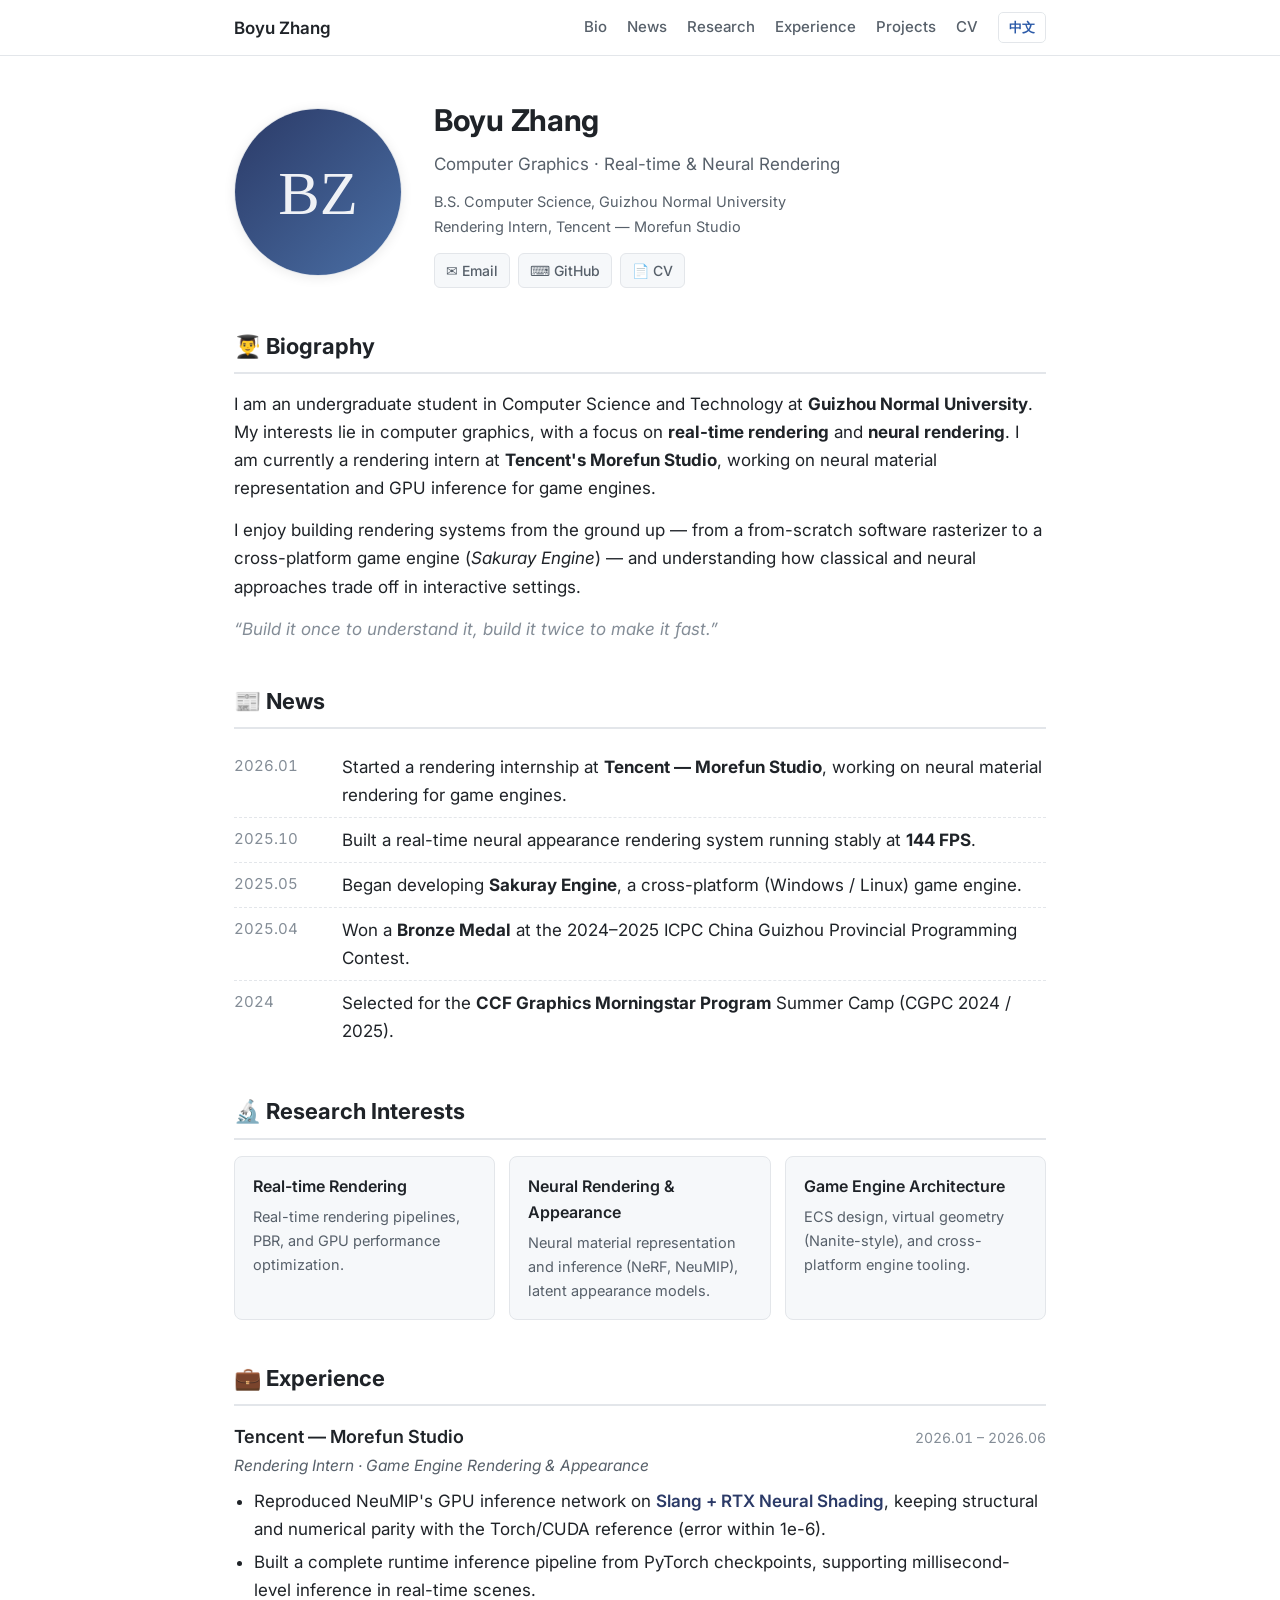
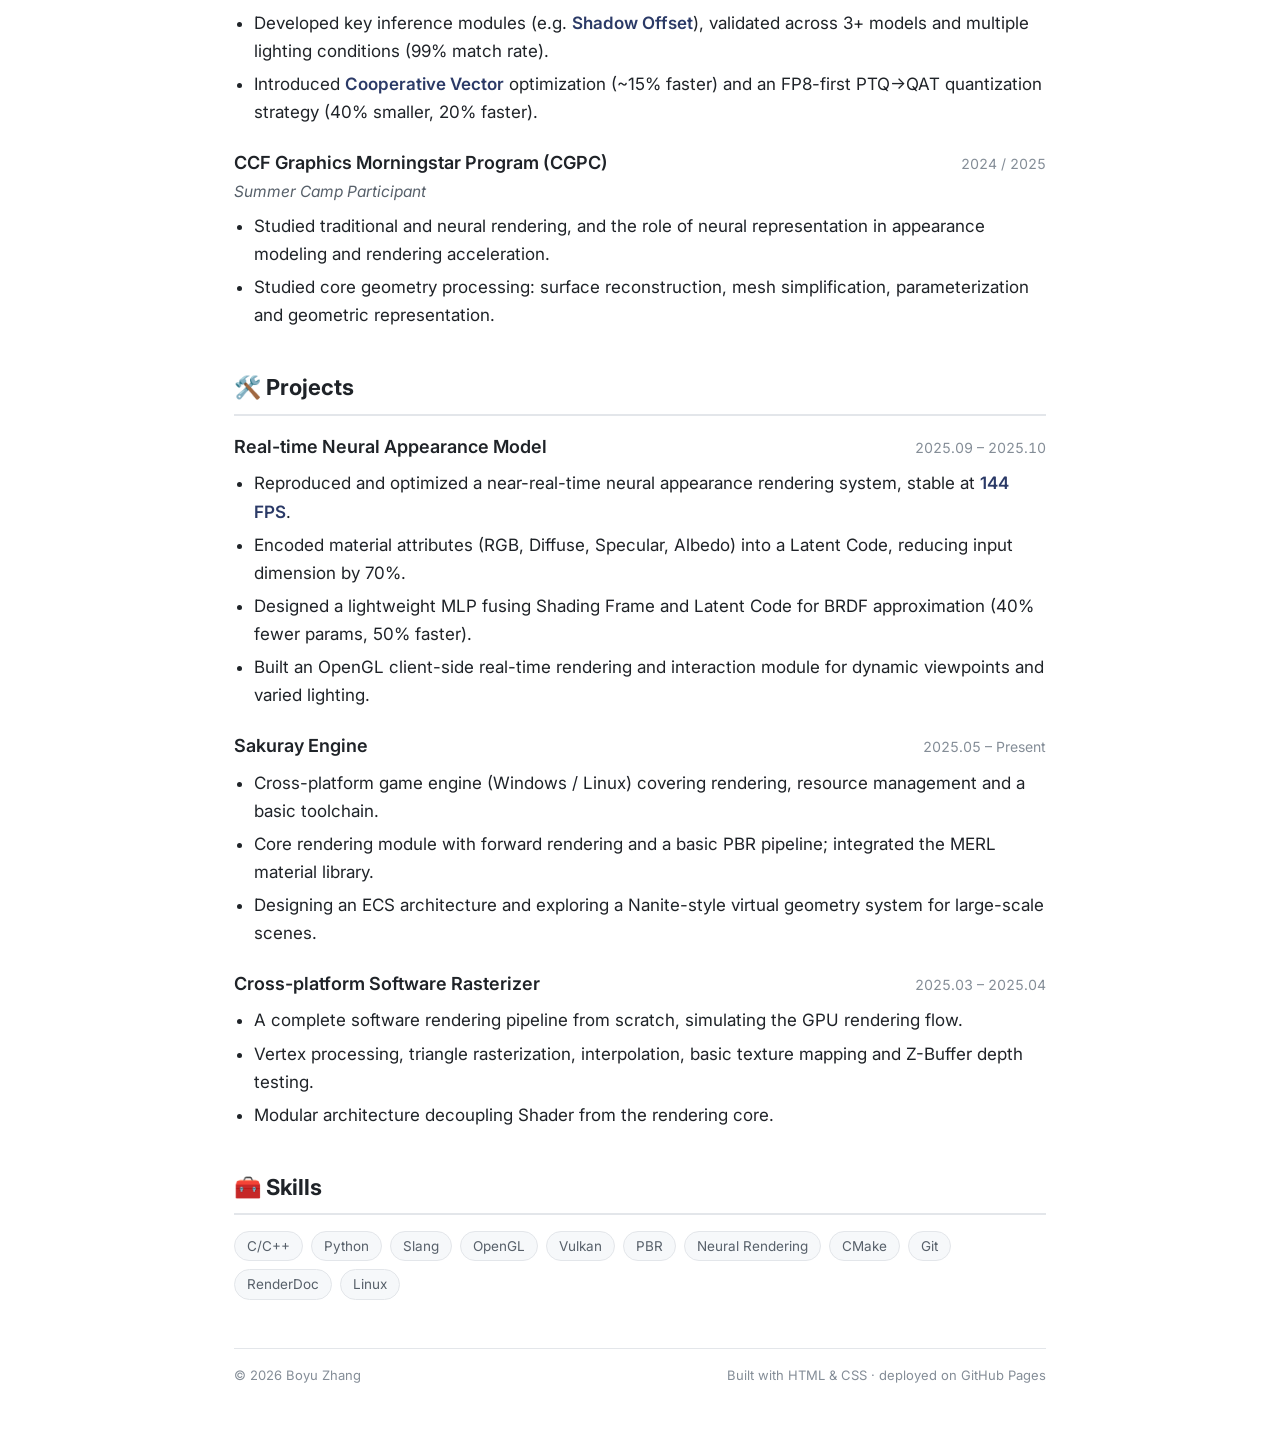
<file: index.html>
<!DOCTYPE html>
<html lang="en">
<head>
  <meta charset="UTF-8" />
  <meta name="viewport" content="width=device-width, initial-scale=1.0" />
  <title>Boyu Zhang</title>
  <meta name="description" content="Boyu Zhang — Computer Science undergraduate working on computer graphics, real-time rendering and neural rendering." />
  <link rel="preconnect" href="https://fonts.googleapis.com" />
  <link rel="preconnect" href="https://fonts.gstatic.com" crossorigin />
  <link href="https://fonts.googleapis.com/css2?family=Inter:wght@400;500;600;700&display=swap" rel="stylesheet" />
  <link rel="stylesheet" href="style.css" />
</head>
<body>
  <nav class="nav">
    <div class="nav-inner">
      <a href="#" class="nav-brand">Boyu Zhang</a>
      <a href="#bio" class="nav-link">Bio</a>
      <a href="#news" class="nav-link">News</a>
      <a href="#research" class="nav-link">Research</a>
      <a href="#experience" class="nav-link">Experience</a>
      <a href="#projects" class="nav-link">Projects</a>
      <a href="assets/BoyuZhang.pdf" class="nav-link" target="_blank" rel="noopener">CV</a>
      <a href="zh.html" class="nav-lang" title="切换到中文">中文</a>
    </div>
  </nav>

  <div class="container">
    <header class="profile">
      <img class="profile-photo" src="assets/avatar.svg" alt="Boyu Zhang" />
      <div class="profile-info">
        <h1>Boyu Zhang</h1>
        <p class="tagline">Computer Graphics &middot; Real-time &amp; Neural Rendering</p>
        <ul class="affiliations">
          <li>B.S. Computer Science, Guizhou Normal University</li>
          <li>Rendering Intern, Tencent &mdash; Morefun Studio</li>
        </ul>
        <div class="socials">
          <a href="mailto:sakulapii@gmail.com">✉ Email</a>
          <a href="https://github.com/Sakuray56" target="_blank" rel="noopener">⌨ GitHub</a>
          <a href="assets/BoyuZhang.pdf" target="_blank" rel="noopener">📄 CV</a>
        </div>
      </div>
    </header>

    <section id="bio" class="section">
      <h2>👨‍🎓 Biography</h2>
      <p>
        I am an undergraduate student in Computer Science and Technology at
        <strong>Guizhou Normal University</strong>. My interests lie in computer graphics,
        with a focus on <strong>real-time rendering</strong> and <strong>neural rendering</strong>.
        I am currently a rendering intern at <strong>Tencent's Morefun Studio</strong>,
        working on neural material representation and GPU inference for game engines.
      </p>
      <p>
        I enjoy building rendering systems from the ground up &mdash; from a from-scratch
        software rasterizer to a cross-platform game engine (<em>Sakuray Engine</em>) &mdash;
        and understanding how classical and neural approaches trade off in interactive settings.
      </p>
      <p class="quote">&ldquo;Build it once to understand it, build it twice to make it fast.&rdquo;</p>
    </section>

    <section id="news" class="section">
      <h2>📰 News</h2>
      <ul class="news">
        <li><span class="date">2026.01</span><span class="what">Started a rendering internship at <strong>Tencent &mdash; Morefun Studio</strong>, working on neural material rendering for game engines.</span></li>
        <li><span class="date">2025.10</span><span class="what">Built a real-time neural appearance rendering system running stably at <strong>144 FPS</strong>.</span></li>
        <li><span class="date">2025.05</span><span class="what">Began developing <strong>Sakuray Engine</strong>, a cross-platform (Windows / Linux) game engine.</span></li>
        <li><span class="date">2025.04</span><span class="what">Won a <strong>Bronze Medal</strong> at the 2024&ndash;2025 ICPC China Guizhou Provincial Programming Contest.</span></li>
        <li><span class="date">2024</span><span class="what">Selected for the <strong>CCF Graphics Morningstar Program</strong> Summer Camp (CGPC 2024 / 2025).</span></li>
      </ul>
    </section>

    <section id="research" class="section">
      <h2>🔬 Research Interests</h2>
      <div class="interests">
        <div class="interest">
          <h3>Real-time Rendering</h3>
          <p>Real-time rendering pipelines, PBR, and GPU performance optimization.</p>
        </div>
        <div class="interest">
          <h3>Neural Rendering &amp; Appearance</h3>
          <p>Neural material representation and inference (NeRF, NeuMIP), latent appearance models.</p>
        </div>
        <div class="interest">
          <h3>Game Engine Architecture</h3>
          <p>ECS design, virtual geometry (Nanite-style), and cross-platform engine tooling.</p>
        </div>
      </div>
    </section>

    <section id="experience" class="section">
      <h2>💼 Experience</h2>

      <div class="entry">
        <div class="entry-head">
          <span class="entry-title">Tencent &mdash; Morefun Studio</span>
          <span class="entry-date">2026.01 &ndash; 2026.06</span>
        </div>
        <div class="entry-sub">Rendering Intern &middot; Game Engine Rendering &amp; Appearance</div>
        <ul>
          <li>Reproduced NeuMIP's GPU inference network on <em>Slang + RTX Neural Shading</em>, keeping structural and numerical parity with the Torch/CUDA reference (error within 1e-6).</li>
          <li>Built a complete runtime inference pipeline from PyTorch checkpoints, supporting millisecond-level inference in real-time scenes.</li>
          <li>Developed key inference modules (e.g. <em>Shadow Offset</em>), validated across 3+ models and multiple lighting conditions (99% match rate).</li>
          <li>Introduced <em>Cooperative Vector</em> optimization (~15% faster) and an FP8-first PTQ&rarr;QAT quantization strategy (40% smaller, 20% faster).</li>
        </ul>
      </div>

      <div class="entry">
        <div class="entry-head">
          <span class="entry-title">CCF Graphics Morningstar Program (CGPC)</span>
          <span class="entry-date">2024 / 2025</span>
        </div>
        <div class="entry-sub">Summer Camp Participant</div>
        <ul>
          <li>Studied traditional and neural rendering, and the role of neural representation in appearance modeling and rendering acceleration.</li>
          <li>Studied core geometry processing: surface reconstruction, mesh simplification, parameterization and geometric representation.</li>
        </ul>
      </div>
    </section>

    <section id="projects" class="section">
      <h2>🛠️ Projects</h2>

      <div class="entry">
        <div class="entry-head">
          <span class="entry-title">Real-time Neural Appearance Model</span>
          <span class="entry-date">2025.09 &ndash; 2025.10</span>
        </div>
        <ul>
          <li>Reproduced and optimized a near-real-time neural appearance rendering system, stable at <em>144 FPS</em>.</li>
          <li>Encoded material attributes (RGB, Diffuse, Specular, Albedo) into a Latent Code, reducing input dimension by 70%.</li>
          <li>Designed a lightweight MLP fusing Shading Frame and Latent Code for BRDF approximation (40% fewer params, 50% faster).</li>
          <li>Built an OpenGL client-side real-time rendering and interaction module for dynamic viewpoints and varied lighting.</li>
        </ul>
      </div>

      <div class="entry">
        <div class="entry-head">
          <span class="entry-title"><a href="https://github.com/Sakuray56" target="_blank" rel="noopener">Sakuray Engine</a></span>
          <span class="entry-date">2025.05 &ndash; Present</span>
        </div>
        <ul>
          <li>Cross-platform game engine (Windows / Linux) covering rendering, resource management and a basic toolchain.</li>
          <li>Core rendering module with forward rendering and a basic PBR pipeline; integrated the MERL material library.</li>
          <li>Designing an ECS architecture and exploring a Nanite-style virtual geometry system for large-scale scenes.</li>
        </ul>
      </div>

      <div class="entry">
        <div class="entry-head">
          <span class="entry-title">Cross-platform Software Rasterizer</span>
          <span class="entry-date">2025.03 &ndash; 2025.04</span>
        </div>
        <ul>
          <li>A complete software rendering pipeline from scratch, simulating the GPU rendering flow.</li>
          <li>Vertex processing, triangle rasterization, interpolation, basic texture mapping and Z-Buffer depth testing.</li>
          <li>Modular architecture decoupling Shader from the rendering core.</li>
        </ul>
      </div>
    </section>

    <section id="skills" class="section">
      <h2>🧰 Skills</h2>
      <div class="tags">
        <span class="tag">C/C++</span>
        <span class="tag">Python</span>
        <span class="tag">Slang</span>
        <span class="tag">OpenGL</span>
        <span class="tag">Vulkan</span>
        <span class="tag">PBR</span>
        <span class="tag">Neural Rendering</span>
        <span class="tag">CMake</span>
        <span class="tag">Git</span>
        <span class="tag">RenderDoc</span>
        <span class="tag">Linux</span>
      </div>
    </section>

    <footer class="footer">
      <span>&copy; 2026 Boyu Zhang</span>
      <span>Built with HTML &amp; CSS &middot; deployed on GitHub Pages</span>
    </footer>
  </div>
</body>
</html>
</file>
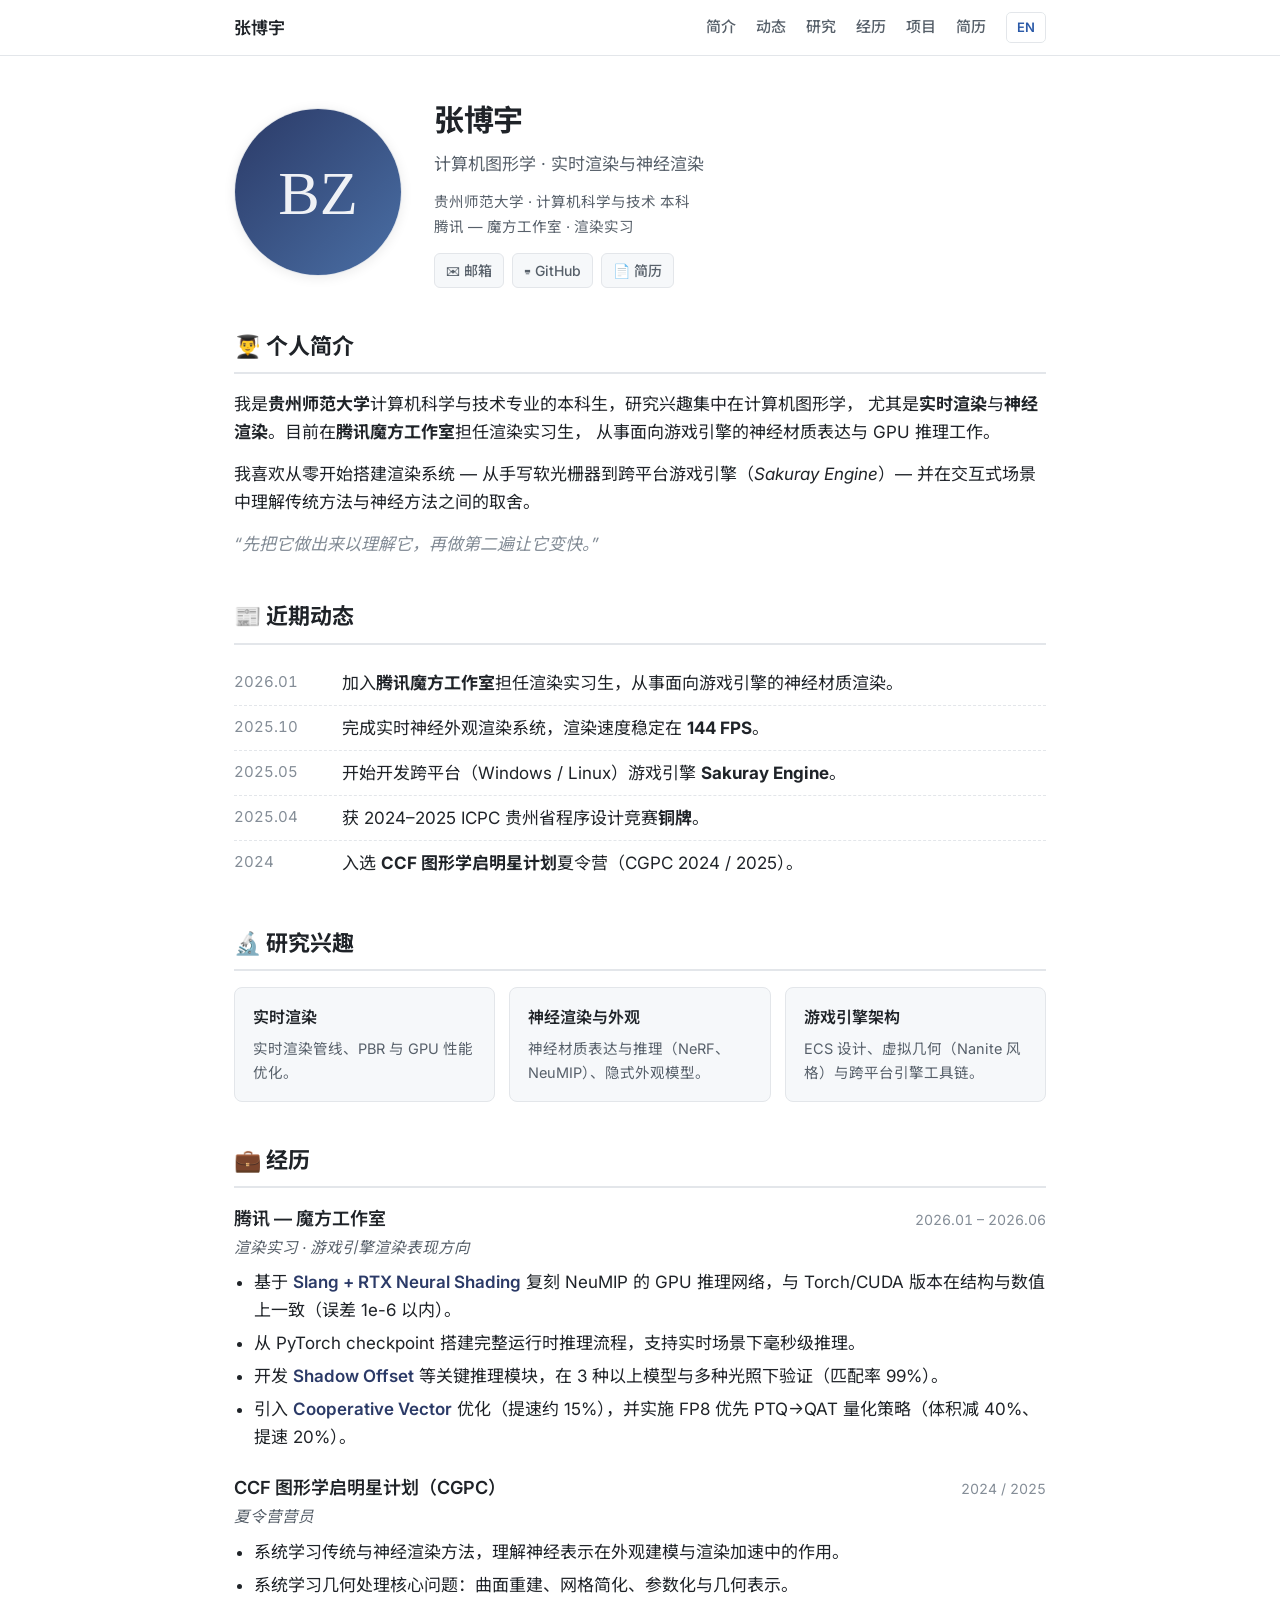
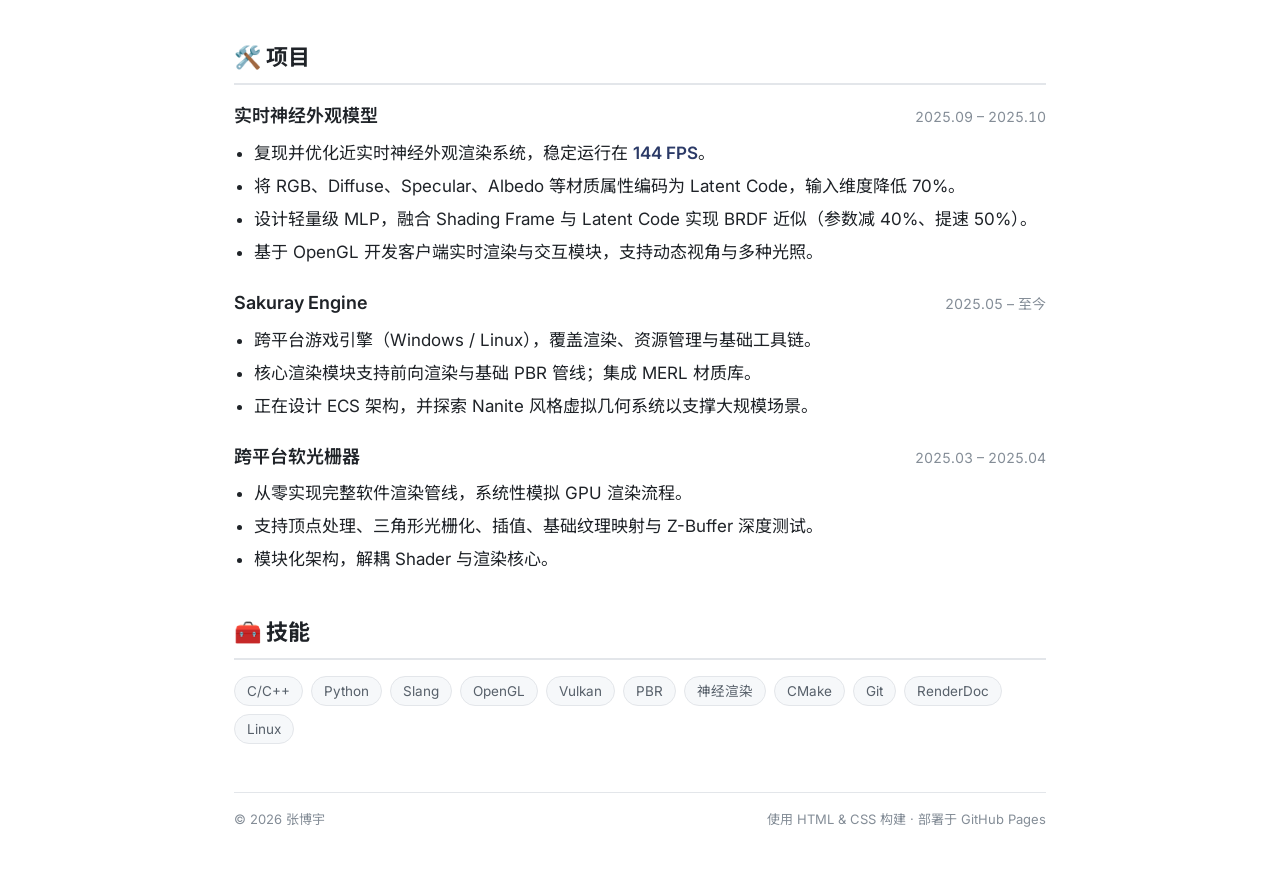
<file: zh.html>
<!DOCTYPE html>
<html lang="zh-CN">
<head>
  <meta charset="UTF-8" />
  <meta name="viewport" content="width=device-width, initial-scale=1.0" />
  <title>张博宇</title>
  <meta name="description" content="张博宇 — 计算机科学与技术本科，方向为计算机图形学、实时渲染与神经渲染。" />
  <link rel="preconnect" href="https://fonts.googleapis.com" />
  <link rel="preconnect" href="https://fonts.gstatic.com" crossorigin />
  <link href="https://fonts.googleapis.com/css2?family=Inter:wght@400;500;600;700&family=Noto+Sans+SC:wght@400;500;700&display=swap" rel="stylesheet" />
  <link rel="stylesheet" href="style.css" />
</head>
<body>
  <nav class="nav">
    <div class="nav-inner">
      <a href="#" class="nav-brand">张博宇</a>
      <a href="#bio" class="nav-link">简介</a>
      <a href="#news" class="nav-link">动态</a>
      <a href="#research" class="nav-link">研究</a>
      <a href="#experience" class="nav-link">经历</a>
      <a href="#projects" class="nav-link">项目</a>
      <a href="assets/BoyuZhang.pdf" class="nav-link" target="_blank" rel="noopener">简历</a>
      <a href="index.html" class="nav-lang" title="Switch to English">EN</a>
    </div>
  </nav>

  <div class="container">
    <header class="profile">
      <img class="profile-photo" src="assets/avatar.svg" alt="张博宇" />
      <div class="profile-info">
        <h1>张博宇</h1>
        <p class="tagline">计算机图形学 &middot; 实时渲染与神经渲染</p>
        <ul class="affiliations">
          <li>贵州师范大学 &middot; 计算机科学与技术 本科</li>
          <li>腾讯 &mdash; 魔方工作室 &middot; 渲染实习</li>
        </ul>
        <div class="socials">
          <a href="mailto:sakulapii@gmail.com">✉ 邮箱</a>
          <a href="https://github.com/Sakuray56" target="_blank" rel="noopener">⌨ GitHub</a>
          <a href="assets/BoyuZhang.pdf" target="_blank" rel="noopener">📄 简历</a>
        </div>
      </div>
    </header>

    <section id="bio" class="section">
      <h2>👨‍🎓 个人简介</h2>
      <p>
        我是<strong>贵州师范大学</strong>计算机科学与技术专业的本科生，研究兴趣集中在计算机图形学，
        尤其是<strong>实时渲染</strong>与<strong>神经渲染</strong>。目前在<strong>腾讯魔方工作室</strong>担任渲染实习生，
        从事面向游戏引擎的神经材质表达与 GPU 推理工作。
      </p>
      <p>
        我喜欢从零开始搭建渲染系统 &mdash; 从手写软光栅器到跨平台游戏引擎（<em>Sakuray Engine</em>）&mdash;
        并在交互式场景中理解传统方法与神经方法之间的取舍。
      </p>
      <p class="quote">&ldquo;先把它做出来以理解它，再做第二遍让它变快。&rdquo;</p>
    </section>

    <section id="news" class="section">
      <h2>📰 近期动态</h2>
      <ul class="news">
        <li><span class="date">2026.01</span><span class="what">加入<strong>腾讯魔方工作室</strong>担任渲染实习生，从事面向游戏引擎的神经材质渲染。</span></li>
        <li><span class="date">2025.10</span><span class="what">完成实时神经外观渲染系统，渲染速度稳定在 <strong>144 FPS</strong>。</span></li>
        <li><span class="date">2025.05</span><span class="what">开始开发跨平台（Windows / Linux）游戏引擎 <strong>Sakuray Engine</strong>。</span></li>
        <li><span class="date">2025.04</span><span class="what">获 2024&ndash;2025 ICPC 贵州省程序设计竞赛<strong>铜牌</strong>。</span></li>
        <li><span class="date">2024</span><span class="what">入选 <strong>CCF 图形学启明星计划</strong>夏令营（CGPC 2024 / 2025）。</span></li>
      </ul>
    </section>

    <section id="research" class="section">
      <h2>🔬 研究兴趣</h2>
      <div class="interests">
        <div class="interest">
          <h3>实时渲染</h3>
          <p>实时渲染管线、PBR 与 GPU 性能优化。</p>
        </div>
        <div class="interest">
          <h3>神经渲染与外观</h3>
          <p>神经材质表达与推理（NeRF、NeuMIP）、隐式外观模型。</p>
        </div>
        <div class="interest">
          <h3>游戏引擎架构</h3>
          <p>ECS 设计、虚拟几何（Nanite 风格）与跨平台引擎工具链。</p>
        </div>
      </div>
    </section>

    <section id="experience" class="section">
      <h2>💼 经历</h2>

      <div class="entry">
        <div class="entry-head">
          <span class="entry-title">腾讯 &mdash; 魔方工作室</span>
          <span class="entry-date">2026.01 &ndash; 2026.06</span>
        </div>
        <div class="entry-sub">渲染实习 &middot; 游戏引擎渲染表现方向</div>
        <ul>
          <li>基于 <em>Slang + RTX Neural Shading</em> 复刻 NeuMIP 的 GPU 推理网络，与 Torch/CUDA 版本在结构与数值上一致（误差 1e-6 以内）。</li>
          <li>从 PyTorch checkpoint 搭建完整运行时推理流程，支持实时场景下毫秒级推理。</li>
          <li>开发 <em>Shadow Offset</em> 等关键推理模块，在 3 种以上模型与多种光照下验证（匹配率 99%）。</li>
          <li>引入 <em>Cooperative Vector</em> 优化（提速约 15%），并实施 FP8 优先 PTQ&rarr;QAT 量化策略（体积减 40%、提速 20%）。</li>
        </ul>
      </div>

      <div class="entry">
        <div class="entry-head">
          <span class="entry-title">CCF 图形学启明星计划（CGPC）</span>
          <span class="entry-date">2024 / 2025</span>
        </div>
        <div class="entry-sub">夏令营营员</div>
        <ul>
          <li>系统学习传统与神经渲染方法，理解神经表示在外观建模与渲染加速中的作用。</li>
          <li>系统学习几何处理核心问题：曲面重建、网格简化、参数化与几何表示。</li>
        </ul>
      </div>
    </section>

    <section id="projects" class="section">
      <h2>🛠️ 项目</h2>

      <div class="entry">
        <div class="entry-head">
          <span class="entry-title">实时神经外观模型</span>
          <span class="entry-date">2025.09 &ndash; 2025.10</span>
        </div>
        <ul>
          <li>复现并优化近实时神经外观渲染系统，稳定运行在 <em>144 FPS</em>。</li>
          <li>将 RGB、Diffuse、Specular、Albedo 等材质属性编码为 Latent Code，输入维度降低 70%。</li>
          <li>设计轻量级 MLP，融合 Shading Frame 与 Latent Code 实现 BRDF 近似（参数减 40%、提速 50%）。</li>
          <li>基于 OpenGL 开发客户端实时渲染与交互模块，支持动态视角与多种光照。</li>
        </ul>
      </div>

      <div class="entry">
        <div class="entry-head">
          <span class="entry-title"><a href="https://github.com/Sakuray56" target="_blank" rel="noopener">Sakuray Engine</a></span>
          <span class="entry-date">2025.05 &ndash; 至今</span>
        </div>
        <ul>
          <li>跨平台游戏引擎（Windows / Linux），覆盖渲染、资源管理与基础工具链。</li>
          <li>核心渲染模块支持前向渲染与基础 PBR 管线；集成 MERL 材质库。</li>
          <li>正在设计 ECS 架构，并探索 Nanite 风格虚拟几何系统以支撑大规模场景。</li>
        </ul>
      </div>

      <div class="entry">
        <div class="entry-head">
          <span class="entry-title">跨平台软光栅器</span>
          <span class="entry-date">2025.03 &ndash; 2025.04</span>
        </div>
        <ul>
          <li>从零实现完整软件渲染管线，系统性模拟 GPU 渲染流程。</li>
          <li>支持顶点处理、三角形光栅化、插值、基础纹理映射与 Z-Buffer 深度测试。</li>
          <li>模块化架构，解耦 Shader 与渲染核心。</li>
        </ul>
      </div>
    </section>

    <section id="skills" class="section">
      <h2>🧰 技能</h2>
      <div class="tags">
        <span class="tag">C/C++</span>
        <span class="tag">Python</span>
        <span class="tag">Slang</span>
        <span class="tag">OpenGL</span>
        <span class="tag">Vulkan</span>
        <span class="tag">PBR</span>
        <span class="tag">神经渲染</span>
        <span class="tag">CMake</span>
        <span class="tag">Git</span>
        <span class="tag">RenderDoc</span>
        <span class="tag">Linux</span>
      </div>
    </section>

    <footer class="footer">
      <span>&copy; 2026 张博宇</span>
      <span>使用 HTML &amp; CSS 构建 &middot; 部署于 GitHub Pages</span>
    </footer>
  </div>
</body>
</html>
</file>
<file: style.css>
:root {
  --ink: #1f2328;
  --muted: #57606a;
  --faint: #848d97;
  --link: #2b5aa8;
  --link-hover: #1a3f7a;
  --rule: #e3e6ea;
  --bg: #ffffff;
  --card: #f6f8fa;
  --accent: #2b3a67;
  --sans: "Inter", -apple-system, BlinkMacSystemFont, "Segoe UI", "Noto Sans SC", "PingFang SC", "Microsoft YaHei", sans-serif;
  --maxw: 860px;
}

* { box-sizing: border-box; }
html { -webkit-text-size-adjust: 100%; scroll-behavior: smooth; }

body {
  margin: 0;
  background: var(--bg);
  color: var(--ink);
  font-family: var(--sans);
  font-size: 17px;
  line-height: 1.65;
}

a { color: var(--link); text-decoration: none; }
a:hover { color: var(--link-hover); text-decoration: underline; }

/* ---- top nav ---- */
.nav {
  position: sticky;
  top: 0;
  z-index: 20;
  background: rgba(255, 255, 255, 0.9);
  backdrop-filter: saturate(160%) blur(8px);
  border-bottom: 1px solid var(--rule);
}
.nav-inner {
  max-width: var(--maxw);
  margin: 0 auto;
  padding: 12px 24px;
  display: flex;
  align-items: center;
  gap: 20px;
  flex-wrap: wrap;
}
.nav-brand {
  font-weight: 600;
  color: var(--ink);
  margin-right: auto;
}
.nav a.nav-link {
  color: var(--muted);
  font-size: 15px;
  font-weight: 500;
}
.nav a.nav-link:hover { color: var(--link); text-decoration: none; }
.nav .nav-lang {
  font-size: 13px;
  font-weight: 600;
  color: var(--link);
  border: 1px solid var(--rule);
  border-radius: 5px;
  padding: 4px 10px;
}
.nav .nav-lang:hover { background: var(--link); color: #fff; text-decoration: none; }

/* ---- layout ---- */
.container {
  max-width: var(--maxw);
  margin: 0 auto;
  padding: 40px 24px 64px;
}

/* ---- profile header ---- */
.profile {
  display: flex;
  gap: 32px;
  align-items: center;
  margin-bottom: 8px;
}
.profile-photo {
  flex: 0 0 auto;
  width: 168px;
  height: 168px;
  border-radius: 50%;
  object-fit: cover;
  border: 1px solid var(--rule);
  box-shadow: 0 2px 12px rgba(0, 0, 0, 0.08);
}
.profile-info h1 {
  margin: 0 0 4px;
  font-size: 30px;
  font-weight: 700;
  letter-spacing: -0.01em;
}
.profile-info .tagline {
  margin: 0 0 12px;
  color: var(--muted);
  font-size: 17px;
}
.affiliations {
  list-style: none;
  margin: 0 0 14px;
  padding: 0;
  font-size: 14.5px;
  color: var(--muted);
}
.affiliations li { margin: 1px 0; }

.socials {
  display: flex;
  flex-wrap: wrap;
  gap: 8px;
}
.socials a {
  display: inline-flex;
  align-items: center;
  gap: 6px;
  font-size: 14px;
  font-weight: 500;
  color: var(--muted);
  background: var(--card);
  border: 1px solid var(--rule);
  border-radius: 6px;
  padding: 5px 11px;
}
.socials a:hover { color: var(--link); border-color: var(--link); text-decoration: none; }

/* ---- sections ---- */
.section {
  margin-top: 40px;
  scroll-margin-top: 72px;
}
.section h2 {
  font-size: 22px;
  font-weight: 700;
  margin: 0 0 16px;
  padding-bottom: 8px;
  border-bottom: 2px solid var(--rule);
}
.section > p { margin: 0 0 14px; }
.section .quote {
  margin: 4px 0 0;
  color: var(--faint);
  font-style: italic;
}

/* ---- news ---- */
.news {
  list-style: none;
  margin: 0;
  padding: 0;
  max-height: 360px;
  overflow-y: auto;
}
.news li {
  display: flex;
  gap: 16px;
  padding: 8px 0;
  border-bottom: 1px dashed var(--rule);
}
.news li:last-child { border-bottom: none; }
.news .date {
  flex: 0 0 92px;
  color: var(--faint);
  font-variant-numeric: tabular-nums;
  font-size: 15px;
  padding-top: 1px;
}
.news .what { flex: 1; }

/* ---- research interests cards ---- */
.interests {
  display: grid;
  grid-template-columns: repeat(auto-fit, minmax(230px, 1fr));
  gap: 14px;
}
.interest {
  background: var(--card);
  border: 1px solid var(--rule);
  border-radius: 8px;
  padding: 16px 18px;
}
.interest h3 {
  margin: 0 0 6px;
  font-size: 16px;
  font-weight: 600;
}
.interest p { margin: 0; font-size: 14.5px; color: var(--muted); }

/* ---- experience / projects entries ---- */
.entry { margin-bottom: 22px; }
.entry:last-child { margin-bottom: 0; }
.entry-head {
  display: flex;
  justify-content: space-between;
  align-items: baseline;
  gap: 16px;
  flex-wrap: wrap;
}
.entry-title { font-weight: 600; font-size: 18px; }
.entry-title a { color: var(--ink); }
.entry-title a:hover { color: var(--link); }
.entry-date {
  color: var(--faint);
  font-size: 14px;
  white-space: nowrap;
  font-variant-numeric: tabular-nums;
}
.entry-sub { color: var(--muted); font-style: italic; font-size: 15.5px; margin-top: 1px; }
.entry ul { margin: 8px 0 0; padding-left: 20px; }
.entry li { margin: 5px 0; }
.entry em { font-style: normal; color: var(--accent); font-weight: 600; }

/* ---- skills inline ---- */
.tags { display: flex; flex-wrap: wrap; gap: 8px; margin-top: 4px; }
.tag {
  font-size: 13.5px;
  background: var(--card);
  border: 1px solid var(--rule);
  border-radius: 999px;
  padding: 3px 12px;
  color: var(--muted);
}

/* ---- footer ---- */
.footer {
  margin-top: 48px;
  padding-top: 16px;
  border-top: 1px solid var(--rule);
  font-size: 13px;
  color: var(--faint);
  display: flex;
  justify-content: space-between;
  flex-wrap: wrap;
  gap: 8px;
}

/* ---- responsive ---- */
@media (max-width: 640px) {
  body { font-size: 16px; }
  .profile { flex-direction: column; text-align: center; gap: 18px; }
  .profile-photo { width: 140px; height: 140px; }
  .socials { justify-content: center; }
  .affiliations { text-align: center; }
  .nav-brand { margin-right: 0; }
  .nav-inner { gap: 12px; }
  .entry-head { flex-direction: column; gap: 2px; }
}
</file>
